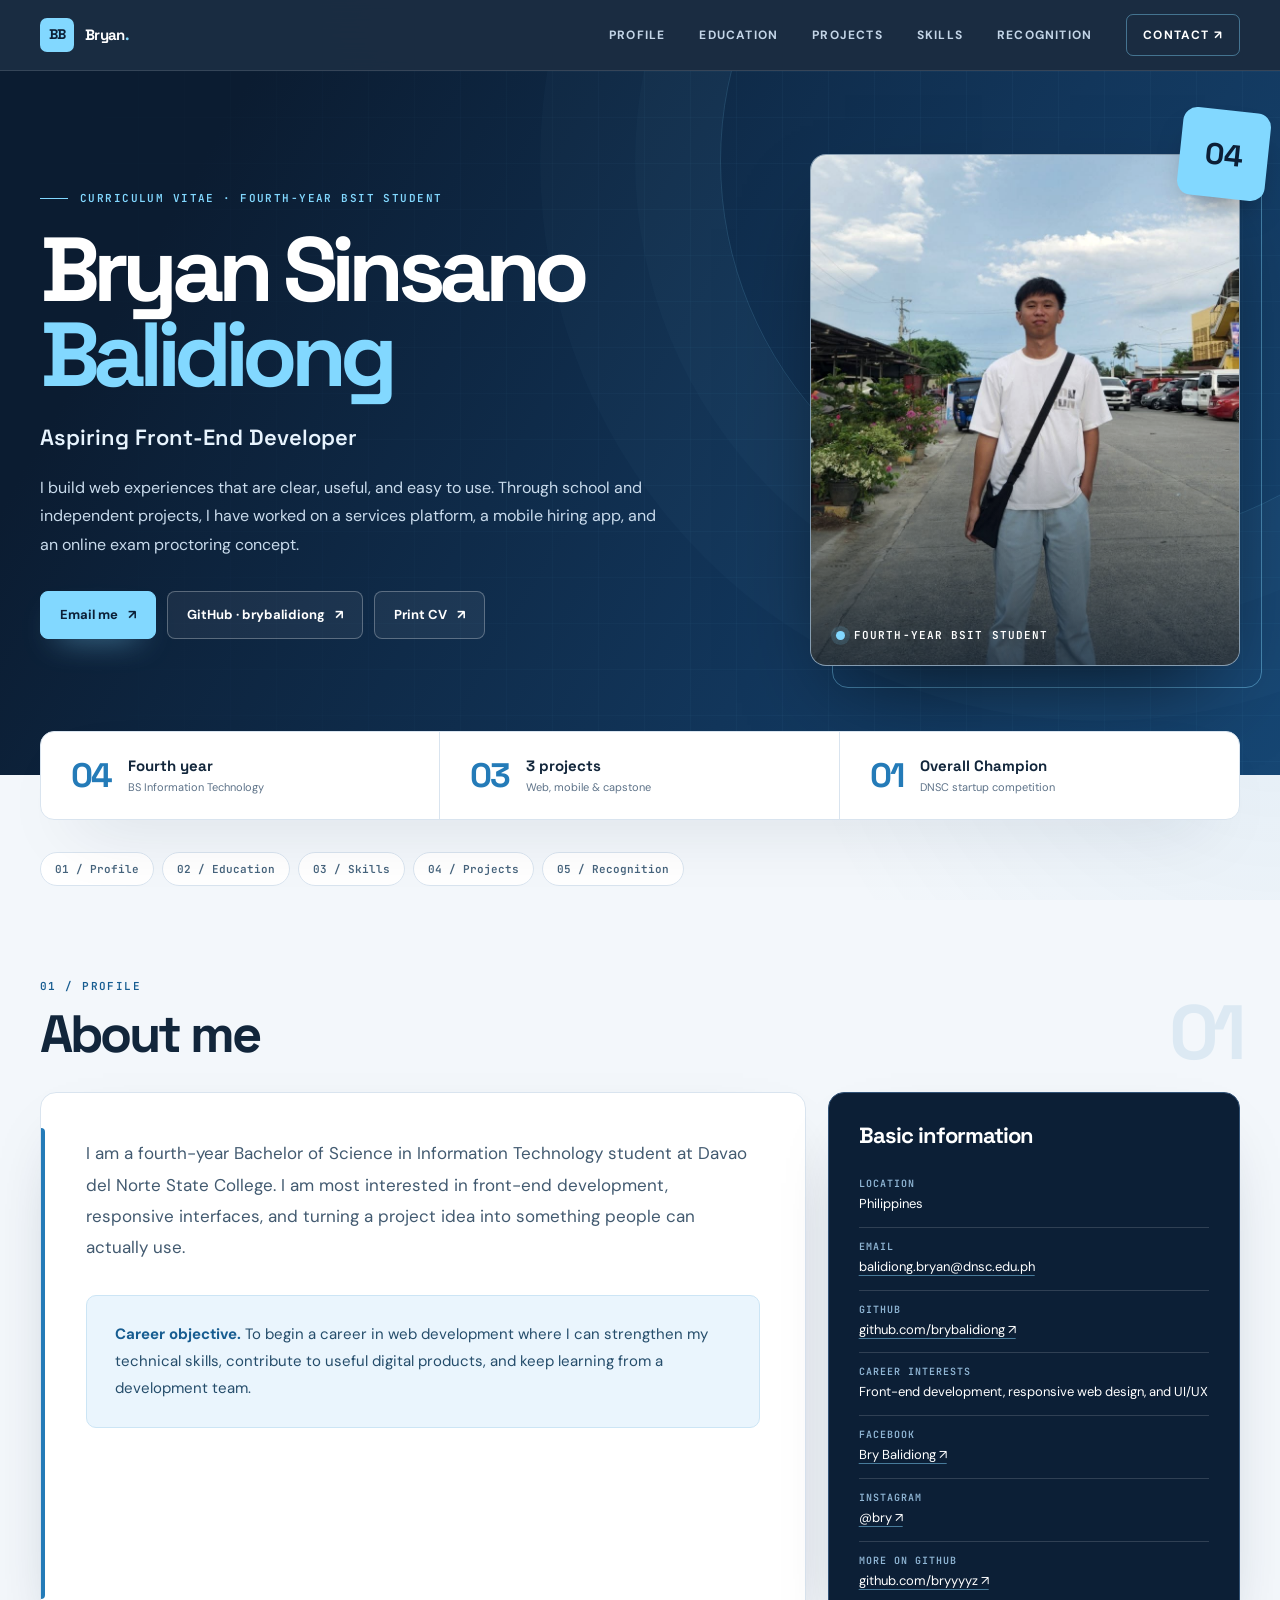
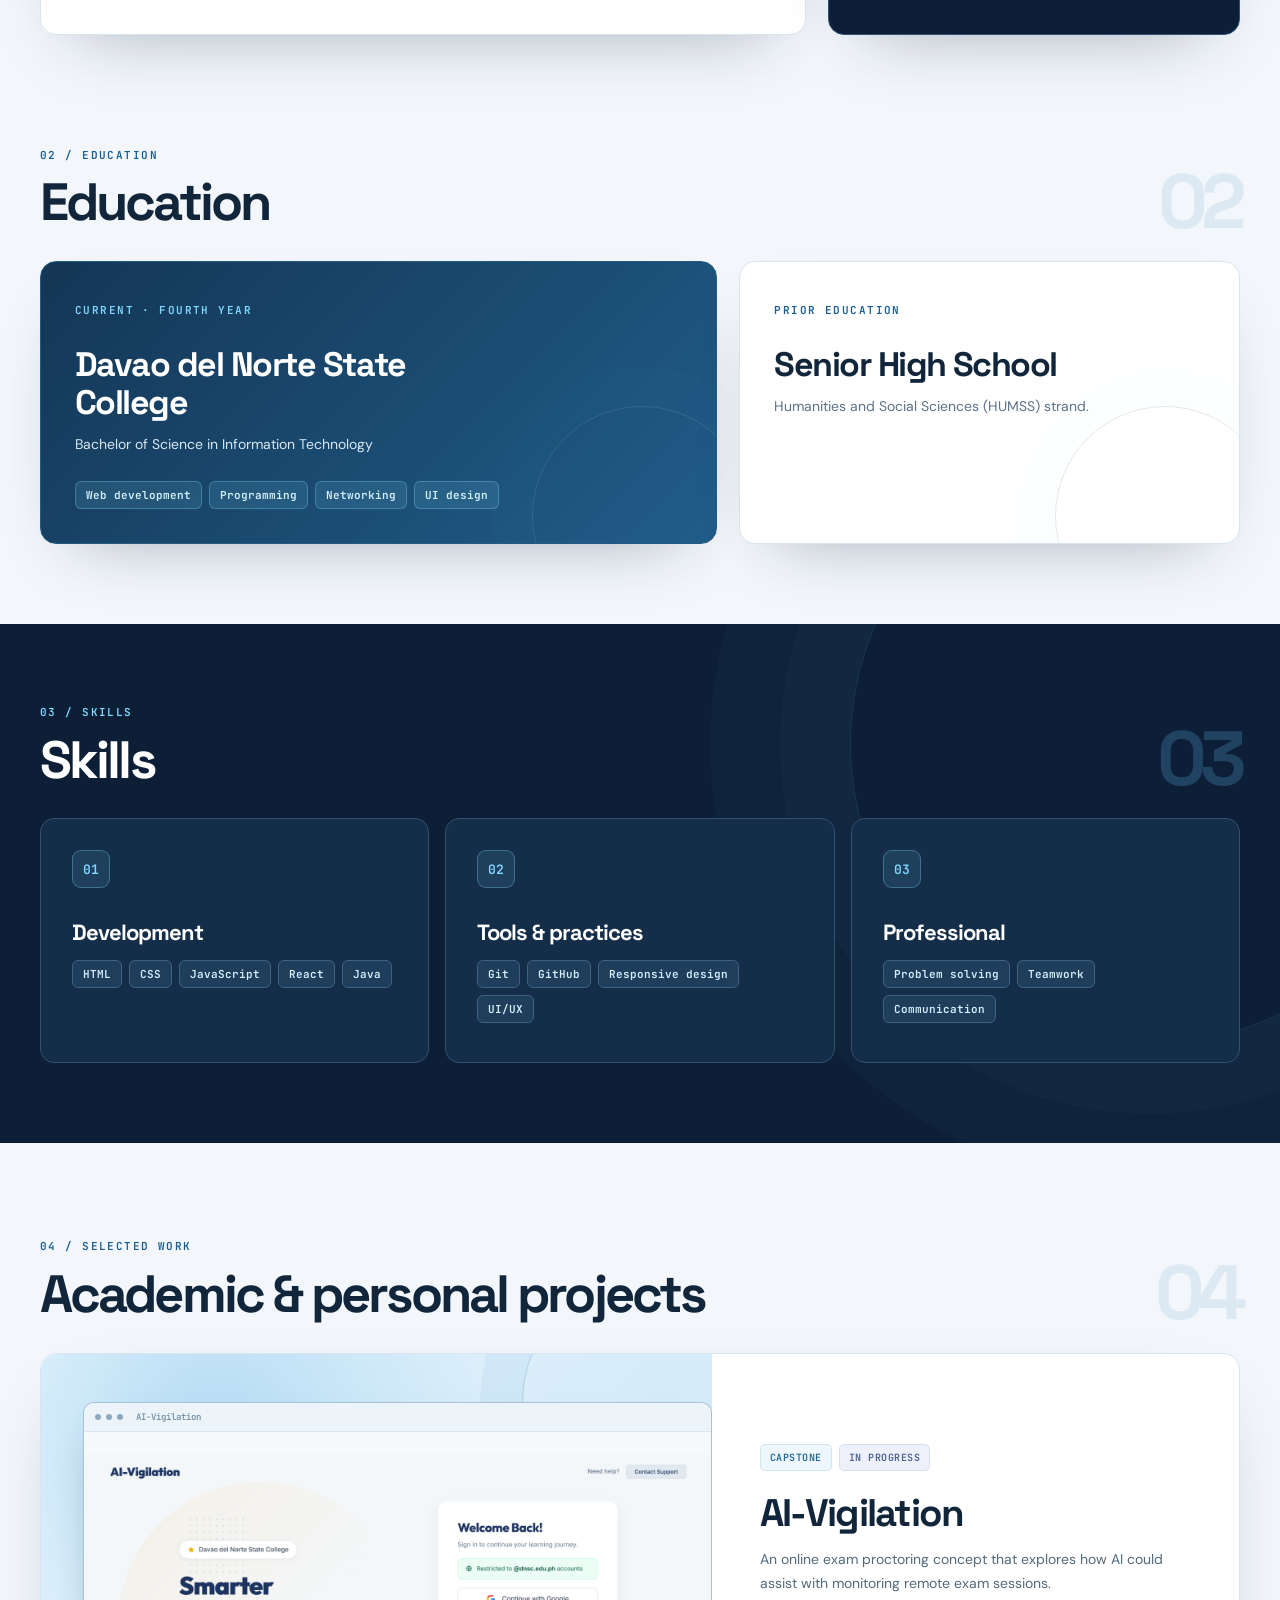
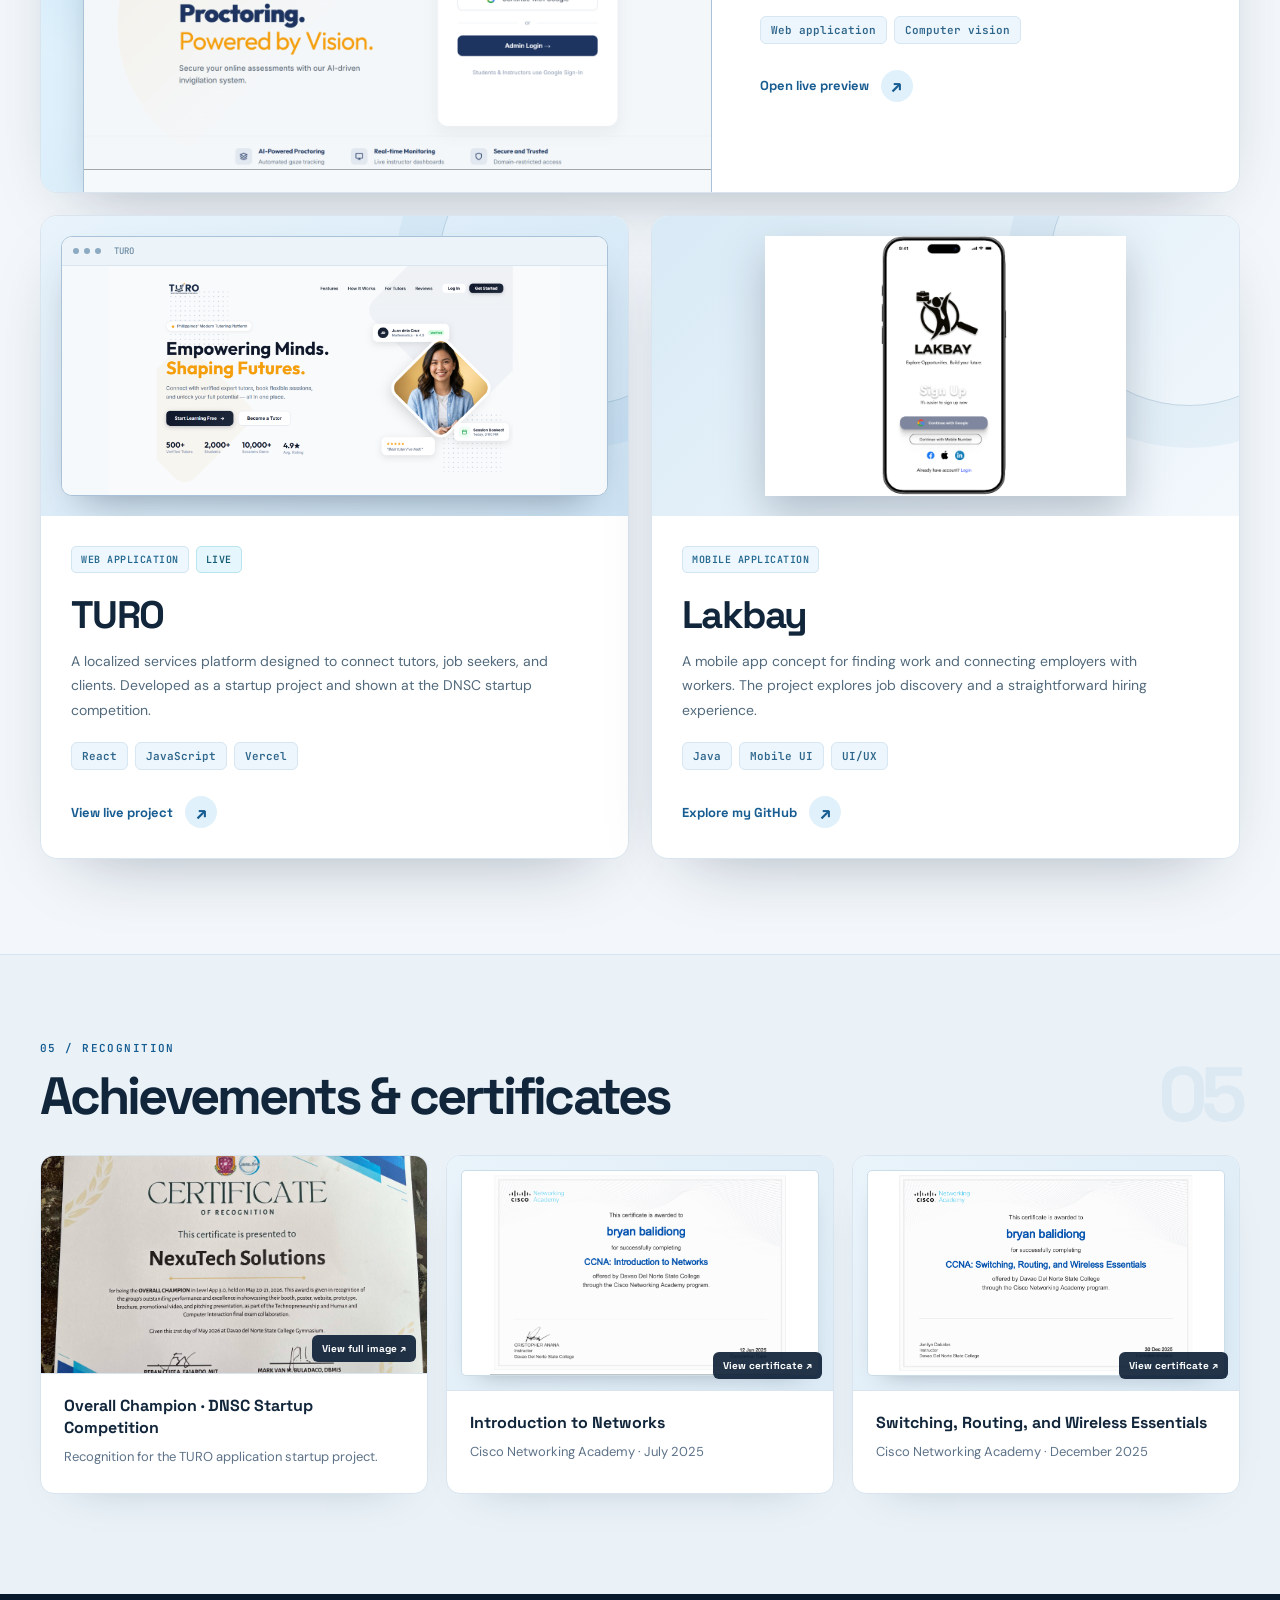
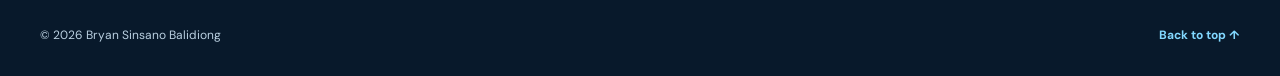
<file: index.html>
<!doctype html>
<html lang="en">
<head>
  <meta charset="UTF-8">
  <meta name="viewport" content="width=device-width, initial-scale=1">
  <meta name="description" content="Curriculum vitae of Bryan Sinsano Balidiong, a fourth-year BSIT student and aspiring front-end developer at Davao del Norte State College.">
  <meta name="theme-color" content="#0c1f36">
  <title>CV — Bryan Sinsano Balidiong</title>
  <link rel="icon" type="image/svg+xml" href="assets/favicon.svg">
  <link rel="preconnect" href="https://fonts.googleapis.com">
  <link rel="preconnect" href="https://fonts.gstatic.com" crossorigin>
  <link href="https://fonts.googleapis.com/css2?family=DM+Sans:wght@400;500;600;700&family=JetBrains+Mono:wght@400;500;600&family=Space+Grotesk:wght@400;500;600;700&display=swap" rel="stylesheet">
  <link rel="stylesheet" href="assets/css/styles.css">
  <script src="assets/js/scroll-effects.js" defer></script>
</head>
<body id="top">
  <a class="skip-link" href="#main">Skip to content</a>
  <header class="topbar">
    <div class="shell topbar-inner">
      <a class="brand" href="#top" aria-label="Back to top of Bryan Balidiong's CV"><span class="brand-mark">BB</span><span class="brand-name">Bryan<span>.</span></span></a>
      <nav class="top-links" aria-label="Main navigation">
        <a href="#profile">Profile</a><a href="#education">Education</a><a href="#projects">Projects</a><a href="#skills">Skills</a><a href="#recognition">Recognition</a>
        <a class="contact-nav" href="mailto:balidiong.bryan@dnsc.edu.ph">Contact ↗</a>
      </nav>
    </div>
  </header>
  <main id="main">
    <section class="hero" aria-labelledby="page-title">
      <div class="shell hero-grid">
        <div class="hero-copy">
          <span class="eyebrow">Curriculum vitae · Fourth-year BSIT student</span>
          <h1 id="page-title">Bryan Sinsano <span class="surname">Balidiong</span></h1>
          <p class="role">Aspiring Front-End Developer</p>
          <p class="intro">I build web experiences that are clear, useful, and easy to use. Through school and independent projects, I have worked on a services platform, a mobile hiring app, and an online exam proctoring concept.</p>
          <div class="hero-actions">
            <a class="button primary" href="mailto:balidiong.bryan@dnsc.edu.ph">Email me <span aria-hidden="true">↗</span></a>
            <a class="button" href="https://github.com/brybalidiong" target="_blank" rel="noopener noreferrer">GitHub · brybalidiong <span aria-hidden="true">↗</span></a>
            <button class="button" type="button" onclick="window.print()">Print CV <span aria-hidden="true">↗</span></button>
          </div>
        </div>
        <div class="portrait-wrap">
          <div class="hero-index" aria-hidden="true">04</div>
          <div class="portrait-window"><img src="assets/images/prof.jpg" alt="Portrait of Bryan Sinsano Balidiong"><span class="portrait-caption">Fourth-year BSIT student</span></div>
        </div>
      </div>
    </section>
    <div class="highlights" aria-label="CV highlights"><div class="shell highlights-inner">
      <div class="highlight"><span class="highlight-num">04</span><span><strong class="highlight-title">Fourth year</strong><span class="highlight-sub">BS Information Technology</span></span></div>
      <div class="highlight"><span class="highlight-num">03</span><span><strong class="highlight-title">3 projects</strong><span class="highlight-sub">Web, mobile &amp; capstone</span></span></div>
      <div class="highlight"><span class="highlight-num">01</span><span><strong class="highlight-title">Overall Champion</strong><span class="highlight-sub">DNSC startup competition</span></span></div>
    </div></div>
    <nav class="shell section-nav" aria-label="CV sections"><a href="#profile">01 / Profile</a><a href="#education">02 / Education</a><a href="#skills">03 / Skills</a><a href="#projects">04 / Projects</a><a href="#recognition">05 / Recognition</a></nav>

    <section class="section shell" id="profile">
      <div class="section-heading"><div><span class="kicker">01 / Profile</span><h2>About me</h2></div><span class="section-num" aria-hidden="true">01</span></div>
      <div class="profile-grid">
        <div class="profile-card">
          <p class="body-copy">I am a fourth-year Bachelor of Science in Information Technology student at Davao del Norte State College. I am most interested in front-end development, responsive interfaces, and turning a project idea into something people can actually use.</p>
          <div class="objective"><strong>Career objective.</strong> To begin a career in web development where I can strengthen my technical skills, contribute to useful digital products, and keep learning from a development team.</div>
        </div>
        <aside class="info-card" aria-label="Basic information">
          <h3>Basic information</h3>
          <div class="fact"><span class="fact-label">Location</span><span class="fact-value">Philippines</span></div>
          <div class="fact"><span class="fact-label">Email</span><a href="mailto:balidiong.bryan@dnsc.edu.ph">balidiong.bryan@dnsc.edu.ph</a></div>
          <div class="fact"><span class="fact-label">GitHub</span><a href="https://github.com/brybalidiong" target="_blank" rel="noopener noreferrer">github.com/brybalidiong ↗</a></div>
          <div class="fact"><span class="fact-label">Career interests</span><span class="fact-value">Front-end development, responsive web design, and UI/UX</span></div>
          <div class="fact"><span class="fact-label">Facebook</span><a href="https://web.facebook.com/bryan.balidiong" target="_blank" rel="noopener noreferrer">Bry Balidiong ↗</a></div>
          <div class="fact"><span class="fact-label">Instagram</span><a href="https://www.instagram.com/bry/" target="_blank" rel="noopener noreferrer">@bry ↗</a></div>
          <div class="fact"><span class="fact-label">More on GitHub</span><a href="https://github.com/bryyyyz" target="_blank" rel="noopener noreferrer">github.com/bryyyyz ↗</a></div>
        </aside>
      </div>
    </section>

    <section class="section education-section shell" id="education">
      <div class="section-heading"><div><span class="kicker">02 / Education</span><h2>Education</h2></div><span class="section-num" aria-hidden="true">02</span></div>
      <div class="education-grid">
        <div class="education-card current"><span class="micro">Current · Fourth year</span><h3>Davao del Norte State College</h3><p>Bachelor of Science in Information Technology</p><div class="course-list" aria-label="Areas of study"><span>Web development</span><span>Programming</span><span>Networking</span><span>UI design</span></div></div>
        <div class="education-card"><span class="micro">Prior education</span><h3>Senior High School</h3><p>Humanities and Social Sciences (HUMSS) strand.</p></div>
      </div>
    </section>

    <section class="section skills-section" id="skills">
      <div class="shell"><div class="section-heading"><div><span class="kicker">03 / Skills</span><h2>Skills</h2></div><span class="section-num" aria-hidden="true">03</span></div>
        <div class="skills-grid">
          <div class="skill-card"><span class="skill-icon" aria-hidden="true">01</span><h3>Development</h3><div class="chips"><span>HTML</span><span>CSS</span><span>JavaScript</span><span>React</span><span>Java</span></div></div>
          <div class="skill-card"><span class="skill-icon" aria-hidden="true">02</span><h3>Tools &amp; practices</h3><div class="chips"><span>Git</span><span>GitHub</span><span>Responsive design</span><span>UI/UX</span></div></div>
          <div class="skill-card"><span class="skill-icon" aria-hidden="true">03</span><h3>Professional</h3><div class="chips"><span>Problem solving</span><span>Teamwork</span><span>Communication</span></div></div>
        </div>
      </div>
    </section>

    <section class="section projects-section shell" id="projects">
      <div class="section-heading"><div><span class="kicker">04 / Selected work</span><h2>Academic &amp; personal projects</h2></div><span class="section-num" aria-hidden="true">04</span></div>
      <div class="projects-list">
        <article class="project project-ai featured">
          <div class="project-media"><div class="browser-frame"><div class="browser-bar" aria-hidden="true"><i></i><i></i><i></i><span>AI-Vigilation</span></div><img src="assets/images/AiVigilation.png" alt="AI-Vigilation project preview" loading="lazy"></div></div>
          <div class="project-content"><div class="project-meta"><span>Capstone</span><span class="progress">In progress</span></div><h3>AI-Vigilation</h3><p>An online exam proctoring concept that explores how AI could assist with monitoring remote exam sessions.</p><div class="chips"><span>Web application</span><span>Computer vision</span></div><a class="project-link" href="https://ai-vigilation.vercel.app/" target="_blank" rel="noopener noreferrer">Open live preview <span class="arrow" aria-hidden="true">↗</span></a></div>
        </article>
        <article class="project project-turo">
          <div class="project-media"><div class="browser-frame"><div class="browser-bar" aria-hidden="true"><i></i><i></i><i></i><span>TURO</span></div><img src="assets/images/TURO.png" alt="TURO application interface preview" loading="lazy"></div></div>
          <div class="project-content"><div class="project-meta"><span>Web application</span><span class="live">Live</span></div><h3>TURO</h3><p>A localized services platform designed to connect tutors, job seekers, and clients. Developed as a startup project and shown at the DNSC startup competition.</p><div class="chips"><span>React</span><span>JavaScript</span><span>Vercel</span></div><a class="project-link" href="https://turo-app-rust.vercel.app/" target="_blank" rel="noopener noreferrer">View live project <span class="arrow" aria-hidden="true">↗</span></a></div>
        </article>
        <article class="project project-lakbay">
          <div class="project-media"><img src="assets/images/lakbay.png" alt="Lakbay mobile application preview" loading="lazy"></div>
          <div class="project-content"><div class="project-meta"><span>Mobile application</span></div><h3>Lakbay</h3><p>A mobile app concept for finding work and connecting employers with workers. The project explores job discovery and a straightforward hiring experience.</p><div class="chips"><span>Java</span><span>Mobile UI</span><span>UI/UX</span></div><a class="project-link" href="https://github.com/bryyyyz" target="_blank" rel="noopener noreferrer">Explore my GitHub <span class="arrow" aria-hidden="true">↗</span></a></div>
        </article>
      </div>
    </section>

    <section class="section recognition-section" id="recognition">
      <div class="shell"><div class="section-heading"><div><span class="kicker">05 / Recognition</span><h2>Achievements &amp; certificates</h2></div><span class="section-num" aria-hidden="true">05</span></div>
        <div class="awards-grid">
          <article class="award"><a class="award-media" href="assets/images/overallchamp.jpg" target="_blank" rel="noopener noreferrer" aria-label="View full Overall Champion award"><img src="assets/images/overallchamp.jpg" alt="TURO startup competition award" loading="lazy"><span class="media-view" aria-hidden="true">View full image ↗</span></a><div class="award-body"><strong>Overall Champion · DNSC Startup Competition</strong><p>Recognition for the TURO application startup project.</p></div></article>
          <article class="award cert"><a class="award-media" href="assets/images/cert1.png" target="_blank" rel="noopener noreferrer" aria-label="View full Introduction to Networks certificate"><img src="assets/images/cert1.png" alt="Cisco Introduction to Networks certificate" loading="lazy"><span class="media-view" aria-hidden="true">View certificate ↗</span></a><div class="award-body"><strong>Introduction to Networks</strong><p>Cisco Networking Academy · July 2025</p></div></article>
          <article class="award cert"><a class="award-media" href="assets/images/cert2.png" target="_blank" rel="noopener noreferrer" aria-label="View full Switching, Routing, and Wireless Essentials certificate"><img src="assets/images/cert2.png" alt="Cisco Switching, Routing, and Wireless Essentials certificate" loading="lazy"><span class="media-view" aria-hidden="true">View certificate ↗</span></a><div class="award-body"><strong>Switching, Routing, and Wireless Essentials</strong><p>Cisco Networking Academy · December 2025</p></div></article>
        </div>
      </div>
    </section>
  </main>
  <footer><div class="shell footer-inner"><span>© 2026 Bryan Sinsano Balidiong</span><a href="#top">Back to top ↑</a></div></footer>
</body>
</html>
</file>
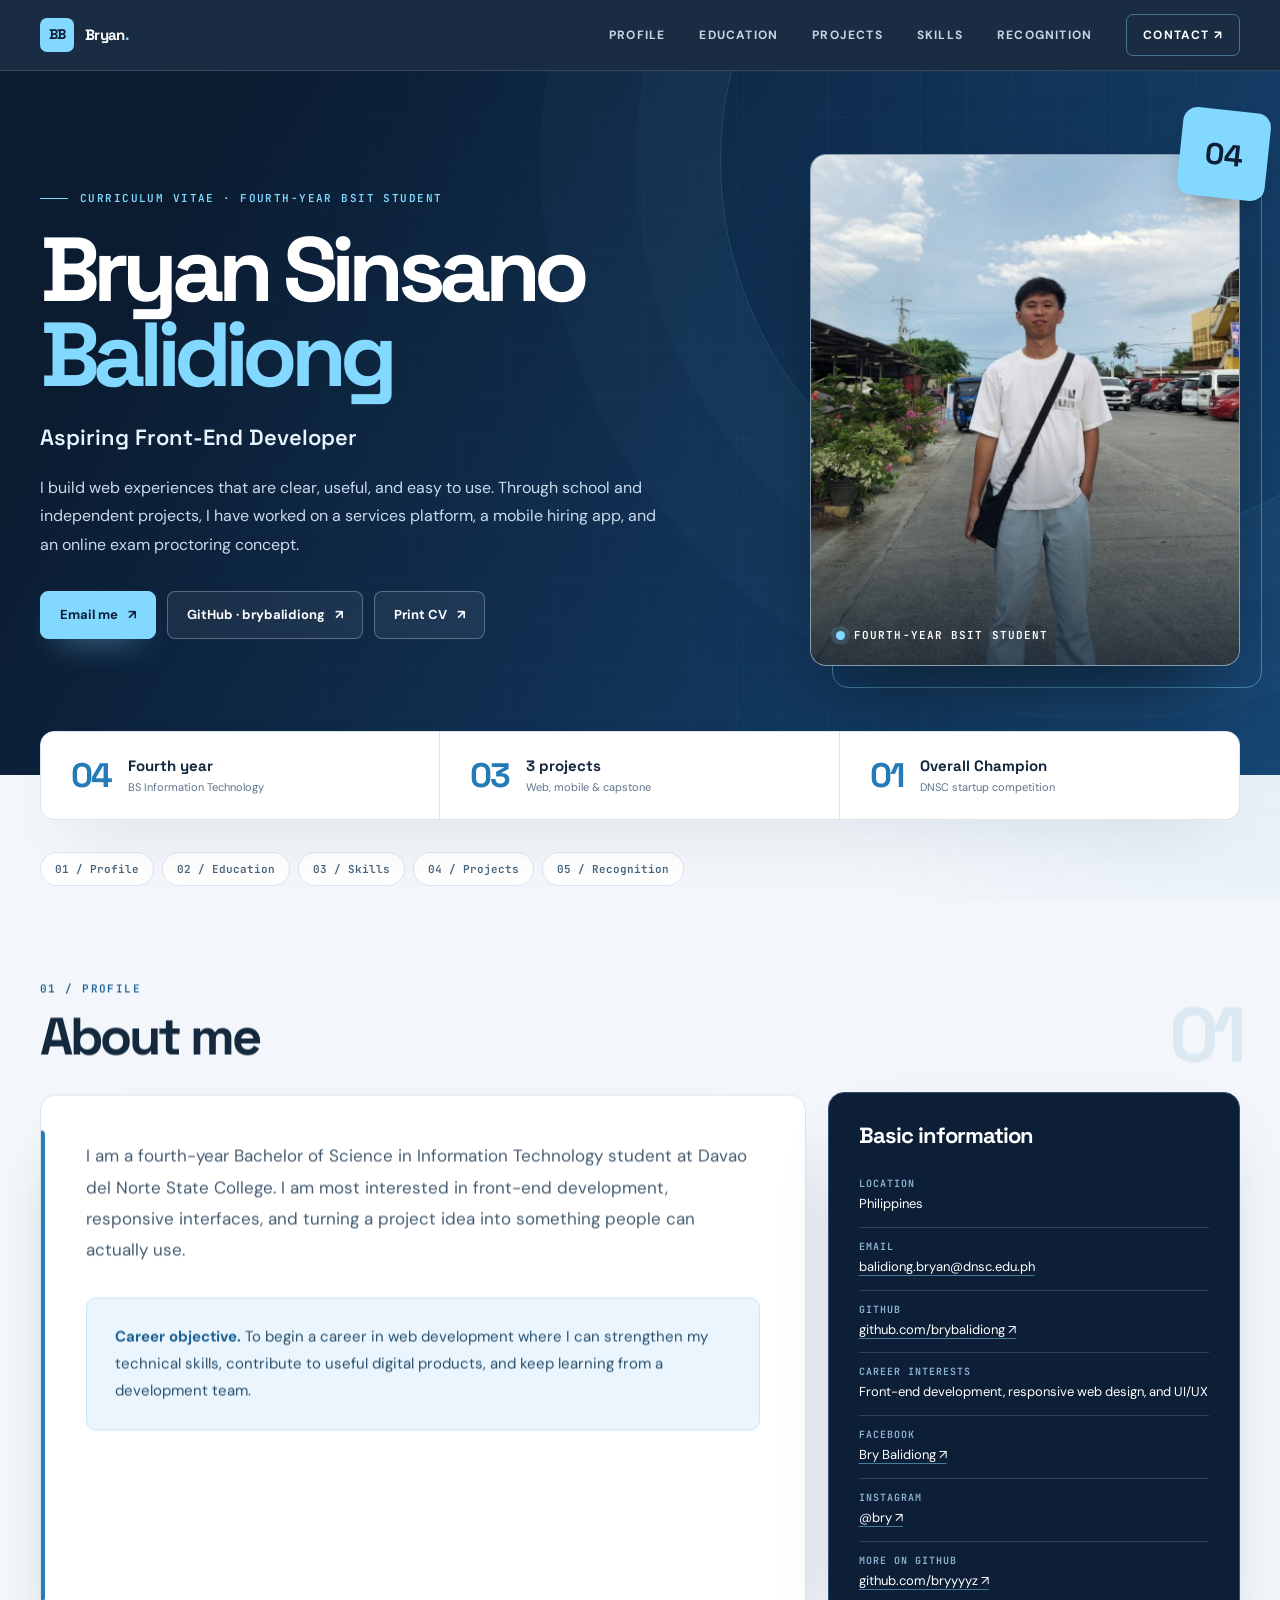
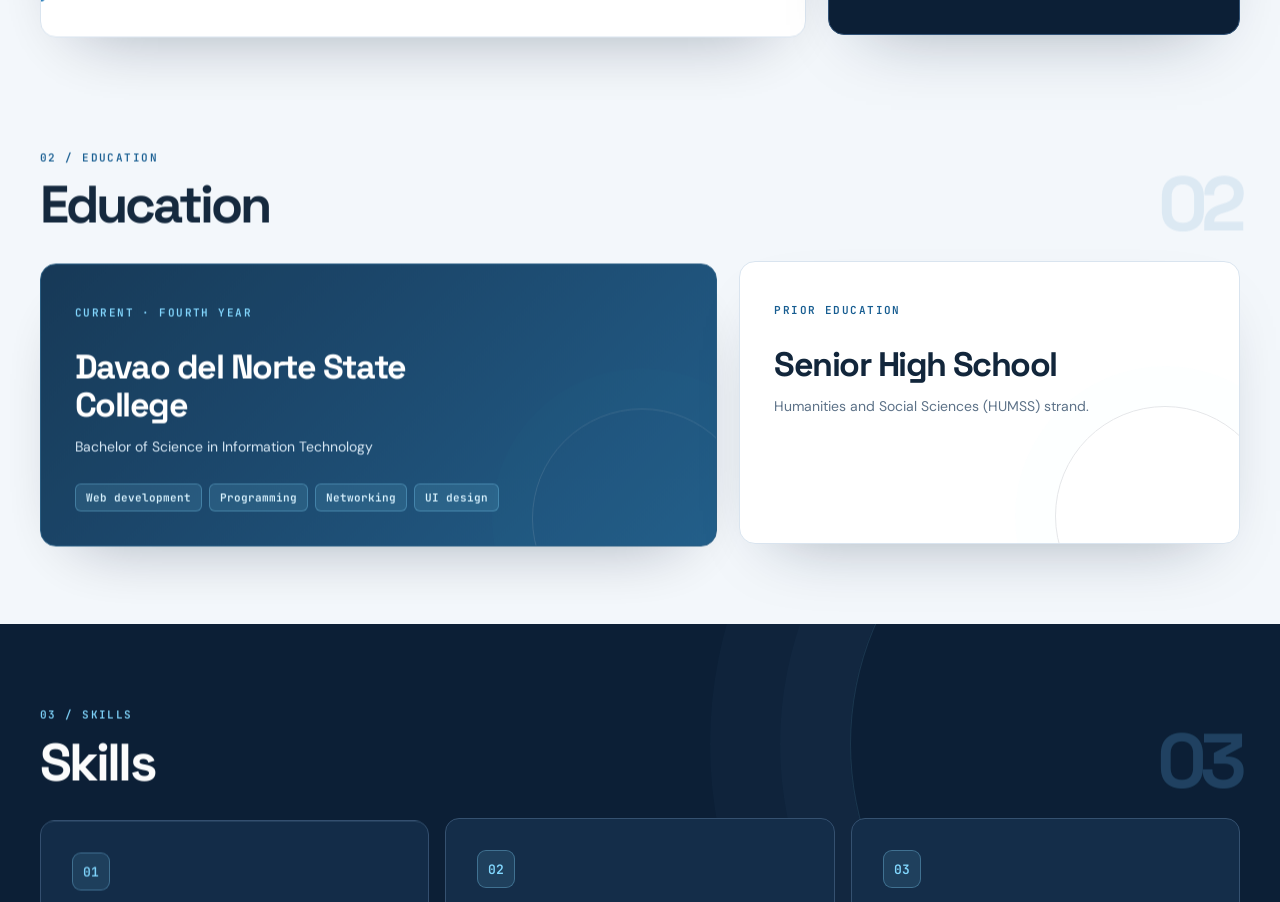
<file: cv.html>
<!doctype html>
<html lang="en">
<head>
  <meta charset="UTF-8">
  <meta name="viewport" content="width=device-width, initial-scale=1">
  <meta http-equiv="refresh" content="0; url=./">
  <title>Bryan Sinsano Balidiong — CV</title>
</head>
<body>
  <p>Continue to <a href="./">Bryan Balidiong’s CV</a>.</p>
</body>
</html>
</file>
<file: assets/css/styles.css>
:root{
      --navy:#0c1f36;--navy-2:#132f50;--navy-3:#1c4165;
      --blue:#247bb8;--blue-deep:#175d91;--sky:#82d8ff;--ice:#dff4ff;
      --paper:#f3f7fb;--white:#fff;--ink:#12263b;--muted:#5d7288;
      --line:#d9e4ef;--shadow:0 28px 70px -38px rgba(12,31,54,.4);
    }
    *,*::before,*::after{box-sizing:border-box}
    html{scroll-behavior:smooth}
    body{margin:0;background:var(--paper);color:var(--ink);font:16px/1.68 'DM Sans',Arial,sans-serif;min-width:320px}
    body::before{content:"";position:fixed;inset:0;z-index:-1;pointer-events:none;background:radial-gradient(circle at 0 20%,rgba(130,216,255,.12),transparent 35%),radial-gradient(circle at 100% 70%,rgba(36,123,184,.08),transparent 35%)}
    a{color:inherit;text-decoration:none}
    img{display:block;max-width:100%}
    button{font:inherit}
    h1,h2,h3,p{margin:0}
    h1,h2,h3{font-family:'Space Grotesk',Arial,sans-serif;line-height:1.12;letter-spacing:-.045em}
    ::selection{background:var(--sky);color:var(--navy)}
    :focus-visible{outline:3px solid var(--sky);outline-offset:4px}
    .shell{width:min(1200px,calc(100% - 48px));margin-inline:auto}
    .skip-link{position:absolute;z-index:100;left:15px;top:-60px;padding:10px 15px;background:#fff;color:#000}
    .skip-link:focus{top:12px}
    .topbar{position:sticky;top:0;z-index:50;background:rgba(12,31,54,.94);border-bottom:1px solid rgba(255,255,255,.12);backdrop-filter:blur(18px);color:white}
    .topbar-inner{display:flex;align-items:center;justify-content:space-between;min-height:70px;gap:20px}
    .brand{display:flex;align-items:center;gap:11px;font-family:'Space Grotesk',sans-serif;font-weight:700;letter-spacing:-.04em;white-space:nowrap}
    .brand-mark{display:grid;place-items:center;width:34px;height:34px;background:var(--sky);color:var(--navy);border-radius:7px;font-size:14px;letter-spacing:-.08em}
    .brand-name{font-size:15px}
    .brand-name span{color:var(--sky)}
    .top-links{display:flex;align-items:center;gap:clamp(15px,2.8vw,34px);font-size:12px;font-weight:700;text-transform:uppercase;letter-spacing:.1em;color:#c3d5e7}
    .top-links a{transition:color .2s}
    .top-links a:hover{color:var(--sky)}
    .top-links .contact-nav{padding:10px 16px;border:1px solid rgba(130,216,255,.42);border-radius:7px;color:white}
    .top-links .contact-nav:hover{border-color:var(--sky);color:var(--sky)}
    .hero{position:relative;overflow:hidden;color:white;background:linear-gradient(120deg,#0b1c31 15%,#12365b 65%,#164673);isolation:isolate}
    .hero::before{content:"";position:absolute;inset:0;z-index:-1;opacity:.22;background-image:linear-gradient(rgba(130,216,255,.16) 1px,transparent 1px),linear-gradient(90deg,rgba(130,216,255,.16) 1px,transparent 1px);background-size:46px 46px;mask-image:linear-gradient(90deg,transparent,black 62%)}
    .hero::after{content:"";position:absolute;right:-200px;top:-290px;width:760px;height:760px;border-radius:50%;border:1px solid rgba(130,216,255,.16);box-shadow:0 0 0 85px rgba(130,216,255,.025),0 0 0 180px rgba(130,216,255,.025);z-index:-1}
    .hero-grid{display:grid;grid-template-columns:minmax(0,1.16fr) minmax(300px,.84fr);align-items:center;gap:clamp(35px,6vw,92px);padding-block:83px 109px}
    .hero-copy{position:relative;z-index:1}
    .eyebrow,.kicker,.micro{font:600 11px/1.5 'JetBrains Mono',monospace;text-transform:uppercase;letter-spacing:.13em}
    .eyebrow{display:inline-flex;align-items:center;gap:12px;color:var(--sky);margin-bottom:21px}
    .eyebrow::before{content:"";width:28px;height:1px;background:var(--sky)}
    h1{font-size:clamp(56px,7.1vw,100px);line-height:.94;letter-spacing:-.075em;max-width:9.5ch}
    h1 .surname{display:block;color:var(--sky)}
    .role{margin-top:23px;font:600 clamp(17px,2vw,22px)/1.4 'Space Grotesk',sans-serif;color:#e8f4fe}
    .intro{max-width:57ch;margin-top:21px;font-size:16px;line-height:1.8;color:#c9dbec}
    .hero-actions{display:flex;align-items:center;flex-wrap:wrap;gap:11px;margin-top:31px}
    .button{display:inline-flex;align-items:center;justify-content:center;gap:10px;min-height:48px;padding:10px 19px;border:1px solid rgba(255,255,255,.28);border-radius:8px;color:white;background:rgba(255,255,255,.06);font-size:13px;font-weight:700;cursor:pointer;transition:transform .2s,background .2s,border-color .2s,box-shadow .2s}
    .button:hover{transform:translateY(-3px);border-color:var(--sky);background:rgba(130,216,255,.12)}
    .button.primary{background:var(--sky);color:var(--navy);border-color:var(--sky);box-shadow:0 14px 32px -18px rgba(130,216,255,.85)}
    .button.primary:hover{background:#b3e9ff}
    .portrait-wrap{position:relative;max-width:430px;width:100%;justify-self:end}
    .portrait-wrap::before{content:"";position:absolute;inset:22px -22px -22px 22px;border:1px solid rgba(130,216,255,.45);border-radius:16px;z-index:-1}
    .portrait-window{position:relative;overflow:hidden;height:clamp(410px,40vw,520px);border-radius:16px;border:1px solid rgba(255,255,255,.3);background:#51728f;box-shadow:0 40px 90px -35px rgba(0,0,0,.72)}
    .portrait-window img{width:100%;height:100%;object-fit:cover;object-position:center 32%;filter:saturate(.82) contrast(1.04);transform:scale(1.3)}
    .portrait-window::after{content:"";position:absolute;inset:0;background:linear-gradient(180deg,transparent 55%,rgba(6,22,40,.68))}
    .portrait-caption{position:absolute;z-index:2;left:25px;bottom:23px;display:flex;align-items:center;gap:9px;font:600 11px 'JetBrains Mono',monospace;color:white;letter-spacing:.1em;text-transform:uppercase}
    .portrait-caption::before{content:"";width:9px;height:9px;background:var(--sky);border-radius:50%;box-shadow:0 0 0 5px rgba(130,216,255,.15)}
    .hero-index{position:absolute;right:-28px;top:-44px;z-index:2;display:grid;place-items:center;width:88px;height:88px;background:var(--sky);border-radius:14px;color:var(--navy);box-shadow:0 18px 34px -18px rgba(0,0,0,.6);font:700 30px 'Space Grotesk',sans-serif;transform:rotate(6deg)}
    .highlights{position:relative;z-index:4;margin-top:-44px}
    .highlights-inner{display:grid;grid-template-columns:repeat(3,1fr);background:white;border:1px solid var(--line);border-radius:14px;box-shadow:var(--shadow);overflow:hidden}
    .highlight{display:flex;align-items:center;gap:17px;padding:25px 30px;border-right:1px solid var(--line)}
    .highlight:last-child{border:0}
    .highlight-num{font:700 34px/1 'Space Grotesk',sans-serif;letter-spacing:-.06em;color:var(--blue)}
    .highlight-title{display:block;font:700 15px/1.25 'Space Grotesk',sans-serif}
    .highlight-sub{display:block;margin-top:4px;color:var(--muted);font-size:11px;line-height:1.3}
    .section-nav{display:flex;align-items:center;gap:8px;overflow-x:auto;padding-block:32px 12px;scrollbar-width:none}
    .section-nav::-webkit-scrollbar{display:none}
    .section-nav a{white-space:nowrap;padding:9px 14px;border-radius:100px;border:1px solid var(--line);background:white;color:#46647d;font:600 11px 'JetBrains Mono',monospace;transition:background .2s,color .2s,border-color .2s}
    .section-nav a:hover{background:var(--navy);color:white;border-color:var(--navy)}
    main section[id],aside[id]{scroll-margin-top:100px}
    .section{padding-block:80px}
    .section-heading{display:flex;align-items:end;justify-content:space-between;gap:20px;margin-bottom:29px}
    .kicker{display:block;color:var(--blue-deep);margin-bottom:10px}
    h2{font-size:clamp(34px,4.1vw,55px);letter-spacing:-.055em}
    .section-num{font:700 clamp(46px,6vw,80px)/.8 'Space Grotesk',sans-serif;color:#dce9f3;letter-spacing:-.09em;user-select:none}
    .profile-grid{display:grid;grid-template-columns:1.3fr .7fr;gap:22px;align-items:stretch}
    .profile-card{position:relative;padding:clamp(29px,3.5vw,48px);background:white;border:1px solid var(--line);border-radius:16px;box-shadow:var(--shadow)}
    .profile-card::before{content:"";position:absolute;left:0;top:35px;bottom:35px;width:4px;background:var(--blue);border-radius:0 4px 4px 0}
    .body-copy{max-width:65ch;color:#425a70;font-size:17px;line-height:1.85}
    .objective{margin-top:31px;padding:25px 28px;border-radius:10px;background:#eaf5fd;border:1px solid #cce5f5;color:#254d6b;font-size:15px;line-height:1.8}
    .objective strong{color:var(--blue-deep)}
    .info-card{padding:30px;background:var(--navy);color:white;border:1px solid #315276;border-radius:16px;box-shadow:var(--shadow)}
    .info-card h3{font-size:22px;margin-bottom:17px}
    .fact{padding:12px 0;border-top:1px solid rgba(255,255,255,.15)}
    .fact:first-of-type{border-top:0}
    .fact-label{display:block;margin-bottom:3px;color:#90b6d5;font:600 10px 'JetBrains Mono',monospace;letter-spacing:.1em;text-transform:uppercase}
    .fact-value,.fact a{display:block;font-size:13px;overflow-wrap:anywhere}
    .fact a{text-decoration:underline;text-decoration-color:rgba(130,216,255,.5);text-underline-offset:4px}
    .fact a:hover{color:var(--sky)}
    .education-section{padding-top:32px}
    .education-grid{display:grid;grid-template-columns:1.15fr .85fr;gap:22px}
    .education-card{position:relative;overflow:hidden;min-height:280px;padding:34px;border:1px solid var(--line);border-radius:16px;background:white;box-shadow:var(--shadow)}
    .education-card.current{background:linear-gradient(135deg,#143655,#205d89);color:white;border-color:#265b81}
    .education-card::after{content:"";position:absolute;right:-36px;bottom:-83px;width:220px;height:220px;border:1px solid currentColor;opacity:.11;border-radius:50%;box-shadow:0 0 0 40px rgba(130,216,255,.12)}
    .education-card .micro{display:inline-block;margin-bottom:27px;color:var(--blue-deep)}
    .education-card.current .micro{color:var(--sky)}
    .education-card h3{position:relative;z-index:1;font-size:clamp(24px,2.8vw,34px);max-width:17ch;margin-bottom:11px}
    .education-card p{position:relative;z-index:1;color:var(--muted);font-size:14px}
    .education-card.current p{color:#d7e8f5}
    .course-list,.chips{display:flex;flex-wrap:wrap;gap:7px}
    .course-list{position:relative;z-index:1;margin-top:25px}
    .course-list span,.chips span{display:inline-block;padding:6px 10px;border:1px solid #d6e6f2;border-radius:6px;background:#edf6fc;color:#2d658b;font:600 11px 'JetBrains Mono',monospace}
    .education-card.current .course-list span{background:rgba(130,216,255,.12);border-color:rgba(130,216,255,.3);color:#d9f3ff}
    .skills-section{background:var(--navy);color:white;position:relative;overflow:hidden}
    .skills-section::after{content:"";position:absolute;right:-170px;top:-180px;width:600px;height:600px;border:1px solid rgba(130,216,255,.12);border-radius:50%;box-shadow:0 0 0 70px rgba(130,216,255,.025),0 0 0 140px rgba(130,216,255,.025);pointer-events:none}
    .skills-section .shell{position:relative;z-index:1}
    .skills-section .kicker{color:var(--sky)}
    .skills-section .section-num{color:#214362}
    .skills-grid{display:grid;grid-template-columns:repeat(3,1fr);gap:16px}
    .skill-card{padding:31px;min-height:245px;border:1px solid #355170;border-radius:14px;background:#142d49;transition:transform .2s,border-color .2s,background .2s}
    .skill-card:hover{transform:translateY(-5px);border-color:var(--sky);background:#183a5b}
    .skill-icon{display:grid;place-items:center;width:38px;height:38px;margin-bottom:32px;border:1px solid rgba(130,216,255,.32);border-radius:9px;background:rgba(130,216,255,.11);color:var(--sky);font:600 13px 'JetBrains Mono',monospace}
    .skill-card h3{font-size:22px;margin-bottom:15px}
    .skill-card .chips span{background:rgba(130,216,255,.1);border-color:#3e6282;color:#d8efff}
    .projects-section{padding-block:95px}
    .projects-list{display:grid;grid-template-columns:repeat(2,minmax(0,1fr));gap:22px}
    .project{display:flex;flex-direction:column;overflow:hidden;border:1px solid var(--line);border-radius:17px;background:white;box-shadow:var(--shadow);transition:transform .22s,box-shadow .22s}
    .project:hover{transform:translateY(-6px);box-shadow:0 35px 75px -40px rgba(12,31,54,.56)}
    .project.featured{grid-column:1/-1;display:grid;grid-template-columns:1.12fr .88fr;min-height:440px}
    .project-media{position:relative;overflow:hidden;min-height:280px;background:linear-gradient(145deg,#e8f3fb,#cfe5f5);padding:24px 24px 0;display:flex;align-items:end}
    .project.featured .project-media{padding:42px 0 0 42px;background:radial-gradient(circle at 26% 18%,#b5dcf4,transparent 45%),linear-gradient(135deg,#e7f5fd,#c9e5f6)}
    .project-media::before{content:"";position:absolute;right:-90px;top:-90px;width:280px;height:280px;border:1px solid rgba(25,90,138,.2);border-radius:50%;box-shadow:0 0 0 42px rgba(33,117,180,.06)}
    .browser-frame{position:relative;width:100%;height:100%;overflow:hidden;border:1px solid #a9c2d7;border-bottom:0;border-radius:11px 11px 0 0;background:white;box-shadow:0 20px 40px -20px rgba(12,31,54,.45)}
    .browser-bar{height:29px;display:flex;align-items:center;gap:5px;padding:0 11px;background:#edf4f9;border-bottom:1px solid #d9e5ef}
    .browser-bar i{display:block;width:6px;height:6px;border-radius:50%;background:#8caac1}
    .browser-bar span{margin-left:8px;font:500 9px 'JetBrains Mono',monospace;color:#6c8aa3}
    .browser-frame img{width:100%;height:calc(100% - 29px);object-fit:contain;object-position:center;background:#f6f9fc}
    .project.featured .browser-frame{height:390px}
    .project-content{display:flex;flex-direction:column;align-items:flex-start;padding:30px}
    .project.featured .project-content{padding:48px;justify-content:center}
    .project-meta{display:flex;flex-wrap:wrap;align-items:center;gap:7px;margin-bottom:20px}
    .project-meta span{padding:6px 9px;border:1px solid #d2e5f2;border-radius:5px;background:#edf7fd;color:#24678f;font:600 10px 'JetBrains Mono',monospace;text-transform:uppercase;letter-spacing:.05em}
    .project-meta .live{background:#e5f7fc;color:#135c75;border-color:#b8e5ee}
    .project-meta .progress{background:#eef1fb;color:#4b6090;border-color:#d8def1}
    .project h3{font-size:clamp(28px,3vw,39px);margin-bottom:13px}
    .project p{font-size:14px;line-height:1.75;color:#526a7c;max-width:51ch}
    .project .chips{margin-top:20px}
    .project-link{display:inline-flex;align-items:center;gap:12px;margin-top:26px;color:var(--blue-deep);font:700 13px 'Space Grotesk',sans-serif;transition:gap .2s,color .2s}
    .project-link:hover{gap:18px;color:#0b426a}
    .project-link .arrow{display:grid;place-items:center;width:32px;height:32px;border-radius:50%;background:#e0f1fb;font-size:18px}
    .project:not(.featured) .project-media{height:300px;min-height:0;padding:20px;align-items:center;justify-content:center}
    .project:not(.featured) .browser-frame{height:260px;border-bottom:1px solid #a9c2d7;border-radius:11px}
    .project-lakbay .project-media{background:linear-gradient(135deg,#d8eaf6,#f3f8fc)}
    .project-lakbay .project-media img{position:relative;width:auto;height:auto;max-width:100%;max-height:260px;object-fit:contain;filter:drop-shadow(0 18px 22px rgba(12,31,54,.24))}
    .recognition-section{padding-block:85px 100px;background:#eaf2f8;border-top:1px solid #d5e5ef}
    .awards-grid{display:grid;grid-template-columns:repeat(3,minmax(0,1fr));gap:18px}
    .award{overflow:hidden;border:1px solid var(--line);border-radius:14px;background:white;box-shadow:0 18px 45px -35px rgba(12,31,54,.35)}
    .award-media{position:relative;display:block;height:218px;overflow:hidden;background:#f6f9fc;border-bottom:1px solid var(--line)}
    .award-media img{width:100%;height:100%;object-fit:cover;transition:transform .25s}
    .award-media:hover img{transform:scale(1.025)}
    .award.cert .award-media{height:235px;padding:14px;background:linear-gradient(135deg,#e9f3fa,#dcebf6)}
    .award.cert .award-media img{object-fit:contain;border:1px solid #cbdde9;border-radius:5px;background:#fff;box-shadow:0 12px 25px -18px rgba(12,31,54,.45)}
    .media-view{position:absolute;right:11px;bottom:11px;padding:7px 10px;border-radius:6px;background:rgba(12,31,54,.9);color:#fff;font:700 10px 'Space Grotesk',sans-serif}
    .award-body{padding:21px 23px 25px}
    .award-body strong{display:block;font:700 16px/1.4 'Space Grotesk',sans-serif}
    .award-body p{margin-top:7px;font-size:13px;color:var(--muted)}
    footer{padding:31px 0;background:#08192b;color:#bad0e1}
    .footer-inner{display:flex;align-items:center;justify-content:space-between;gap:16px;font-size:12px}
    footer a{color:var(--sky);font-weight:700}
    @media(max-width:1020px){.top-links{gap:15px}.hero-grid{grid-template-columns:1fr 340px}.profile-grid{grid-template-columns:1fr}.info-card{display:grid;grid-template-columns:repeat(2,minmax(0,1fr));column-gap:20px}.info-card h3{grid-column:1/-1}.info-card .fact:nth-of-type(2){border-top:0}.project.featured .project-content{padding:34px}}
    @media(max-width:900px){.top-links a:not(.contact-nav){display:none}.hero-grid{grid-template-columns:1fr;padding-block:55px 85px}.hero h1{font-size:clamp(52px,12vw,78px)}.portrait-wrap{justify-self:center;max-width:430px;margin-top:28px}.project.featured{display:flex;min-height:0}.project.featured .project-media{min-height:330px;padding:28px 28px 0}.project.featured .browser-frame{height:300px}.project.featured .project-content{padding:34px}}
    @media(max-width:760px){.shell{width:min(100% - 32px,1200px)}.topbar-inner{min-height:62px}.top-links a:not(.contact-nav){display:none}.hero-grid{grid-template-columns:1fr;padding-block:55px 85px}.hero h1{font-size:clamp(52px,12vw,78px)}.portrait-wrap{justify-self:center;max-width:430px;margin-top:28px}.portrait-window{height:400px}.hero-index{right:-13px;top:-22px;width:65px;height:65px;font-size:24px}.highlights-inner{grid-template-columns:1fr}.highlight{padding:15px 22px;border-right:0;border-bottom:1px solid var(--line)}.highlight:last-child{border:0}.highlight-num{font-size:28px}.section{padding-block:62px}.section-heading{margin-bottom:22px}.section-num{font-size:55px}.education-grid,.skills-grid,.projects-list,.awards-grid{grid-template-columns:1fr}.project.featured{grid-column:1;display:flex;min-height:0}.project.featured .project-media{min-height:290px;padding:25px 25px 0}.project.featured .browser-frame{height:280px}.project.featured .project-content{padding:30px}.project:not(.featured) .project-media{height:260px}.project:not(.featured) .browser-frame{height:220px}.project-lakbay .project-media img{max-height:220px}.award-media{height:250px}}
    @media(max-width:480px){.hero-grid{padding-top:46px}.portrait-wrap{max-width:310px}.portrait-window{height:345px}.hero-actions .button{width:100%}.hero-actions{gap:8px}.info-card{display:block}.info-card .fact:nth-of-type(2){border-top:1px solid rgba(255,255,255,.15)}.profile-card,.education-card,.skill-card{padding:25px}.objective{padding:20px}.section-heading{align-items:center}.section-num{font-size:45px}.project-media{min-height:220px}.project:not(.featured) .project-media{height:220px}.project:not(.featured) .browser-frame{height:180px}.project-lakbay .project-media img{max-height:180px}.award-media{height:210px}}
    html.motion-ready .reveal{opacity:0;translate:0 22px;transition:opacity .65s ease,translate .65s cubic-bezier(.22,1,.36,1),transform .22s ease,box-shadow .22s ease;transition-delay:var(--reveal-delay,0ms)}
    html.motion-ready .reveal.is-visible{opacity:1;translate:0 0}
    @media(prefers-reduced-motion:reduce){html{scroll-behavior:auto}html.motion-ready .reveal{opacity:1;translate:none}*,*::before,*::after{transition:none!important}}
    @media print{html.motion-ready .reveal{opacity:1!important;translate:none!important}.media-view{display:none!important}.project:not(.featured) .project-media{height:70px;min-height:0;padding:0}.project:not(.featured) .browser-frame{height:70px}.award.cert .award-media{height:52px;padding:0;background:#fff}}
    @media print{*{box-shadow:none!important;text-shadow:none!important}body{background:#fff;color:#111;font-size:10pt}body::before,.topbar,.section-nav,.hero-actions,.hero-index,.hero::before,.hero::after,.portrait-wrap::before,.section-num,footer{display:none!important}.shell{width:100%}.hero{background:#fff;color:#111}.hero-grid{grid-template-columns:1fr 130px;gap:20px;padding:0 0 18px}.hero h1{font-size:32pt;max-width:none}.hero h1 .surname{color:#111}.eyebrow,.role,.intro{color:#222}.intro{font-size:9pt;line-height:1.4}.portrait-wrap{max-width:130px}.portrait-window{height:145px;border:0;border-radius:0}.portrait-window img{filter:none;transform:none}.portrait-window::after,.portrait-caption{display:none}.highlights{margin:0}.highlights-inner{border:0;border-top:1px solid #aaa;border-bottom:1px solid #aaa;border-radius:0;display:flex}.highlight{padding:8px 12px 8px 0;border:0}.highlight-num{font-size:15pt;color:#111}.highlight-title{font-size:10pt}.section{padding:13px 0}.section-heading{margin:0 0 8px}.kicker{color:#333;margin-bottom:2px}h2{font-size:19pt}.profile-grid,.education-grid,.skills-grid,.projects-list,.awards-grid{display:block}.profile-card,.info-card,.education-card,.skill-card,.project,.award{background:#fff!important;color:#111!important;border:0;border-top:1px solid #bbb;border-radius:0;padding:8px 0;margin:0;break-inside:avoid}.profile-card::before,.education-card::after,.skills-section::after,.project-media::before{display:none}.profile-card{padding:0 0 8px}.body-copy,.objective,.education-card p,.project p,.award-body p{color:#333!important;font-size:9pt;line-height:1.4}.objective{background:#fff;border:0;padding:5px 0;margin:0}.info-card{display:grid;grid-template-columns:repeat(2,1fr);gap:0 14px;padding:5px 0}.info-card h3{grid-column:1/-1;font-size:13pt;margin:0}.fact{border:0;padding:2px 0}.fact-label{color:#444}.fact-value,.fact a{font-size:8pt}.education-card{min-height:0}.education-card .micro{color:#333!important;margin:0}.education-card h3{font-size:13pt;max-width:none}.education-card p{color:#333}.course-list,.chips{margin:5px 0}.course-list span,.chips span,.education-card.current .course-list span,.skill-card .chips span{background:#fff;border:1px solid #ccc;color:#111;padding:2px 4px;font-size:7pt}.skills-section{background:#fff;color:#111}.skill-card{min-height:0}.skill-icon{display:none}.skill-card h3{font-size:12pt;margin:0}.project{display:grid!important;grid-template-columns:85px 1fr!important;gap:12px;min-height:0}.project-media,.project.featured .project-media{min-height:0;padding:0;background:#fff}.project-media img,.browser-frame img,.project-lakbay .project-media img{width:85px;height:70px;max-height:none;object-fit:cover;transform:none;filter:none}.browser-frame{border:0;border-radius:0;height:70px!important}.browser-bar{display:none}.project-content,.project.featured .project-content{padding:0}.project-meta{margin:0 0 3px}.project-meta span{padding:0;border:0;background:#fff;color:#333;font-size:7pt}.project h3{font-size:13pt;margin:0 0 3px}.project-link{margin:3px 0;color:#111;font-size:8pt}.project-link .arrow{display:none}.award{display:grid;grid-template-columns:65px 1fr;gap:10px}.award-media{height:52px;border:0}.award-media img{width:65px;height:52px;object-fit:contain;padding:0!important}.award-body{padding:0}.award-body strong{font-size:10pt}.award-body p{font-size:8pt;margin:0}}
</file>
